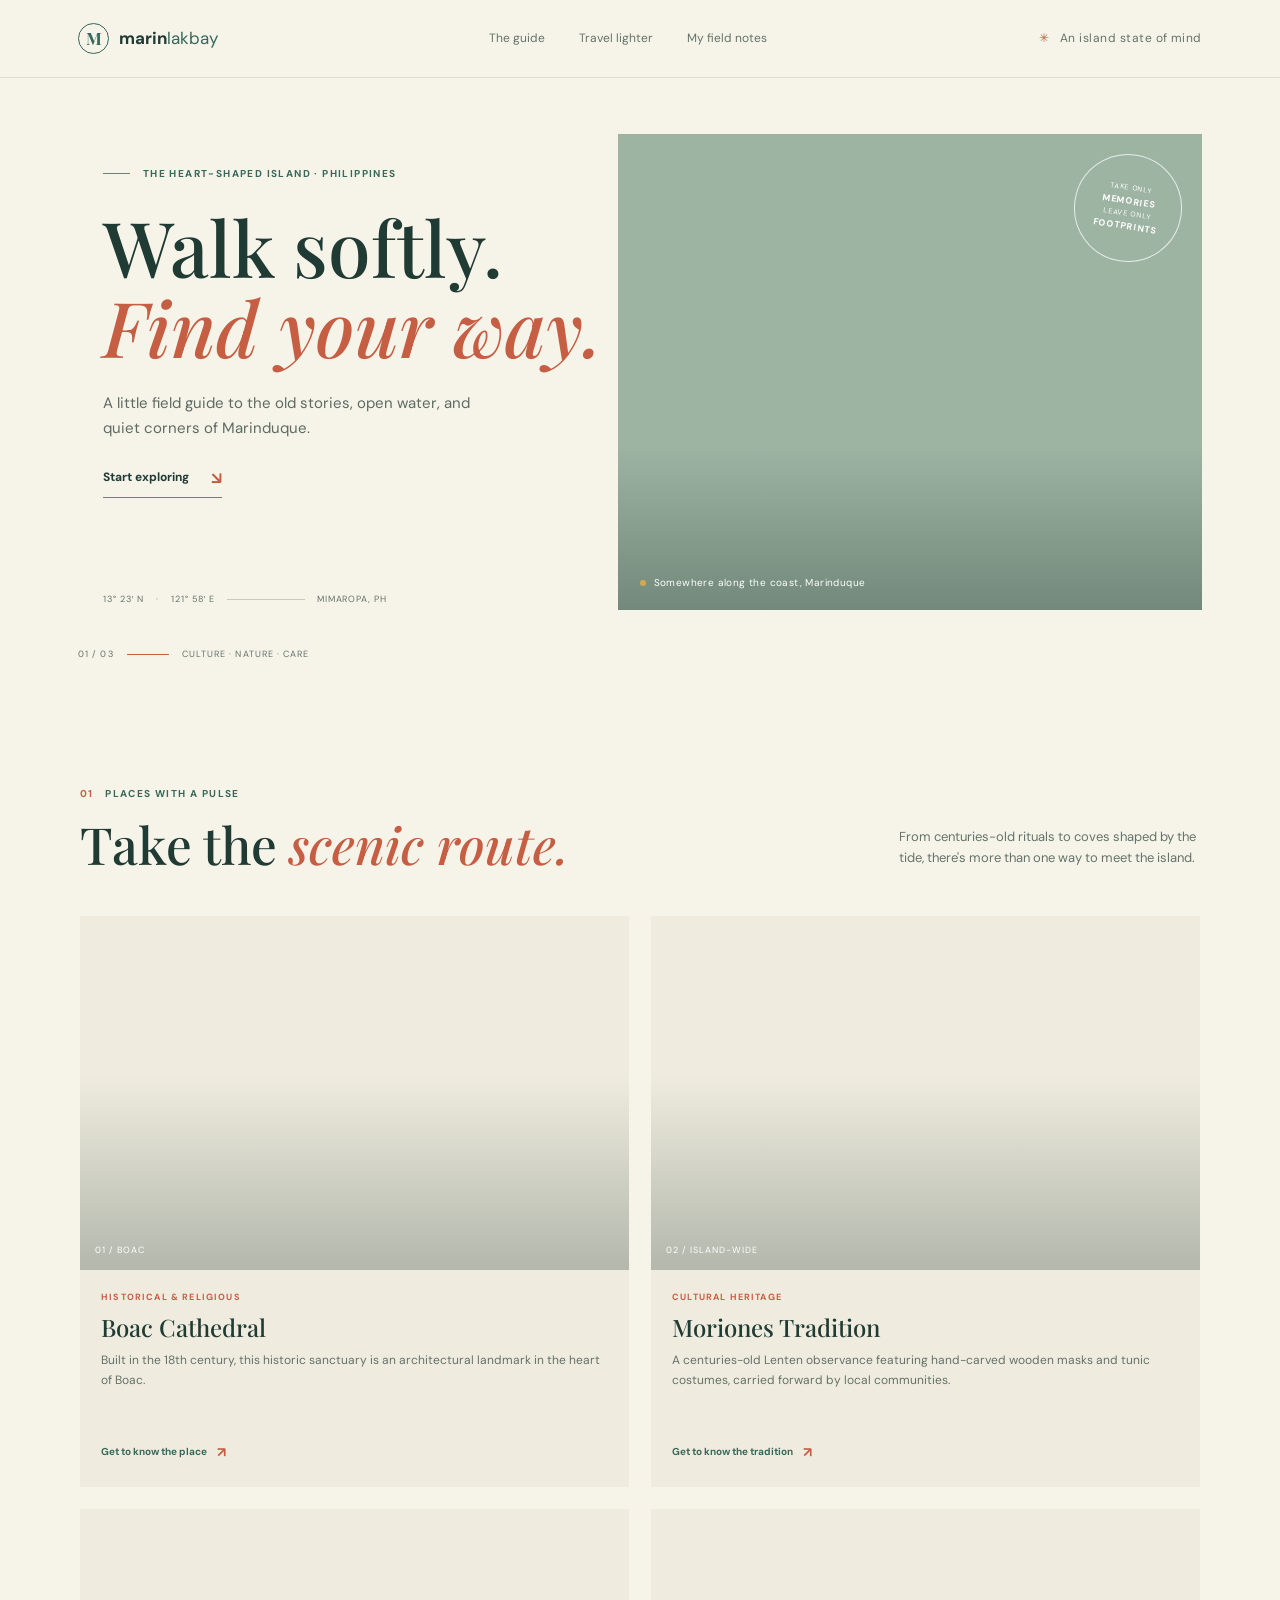
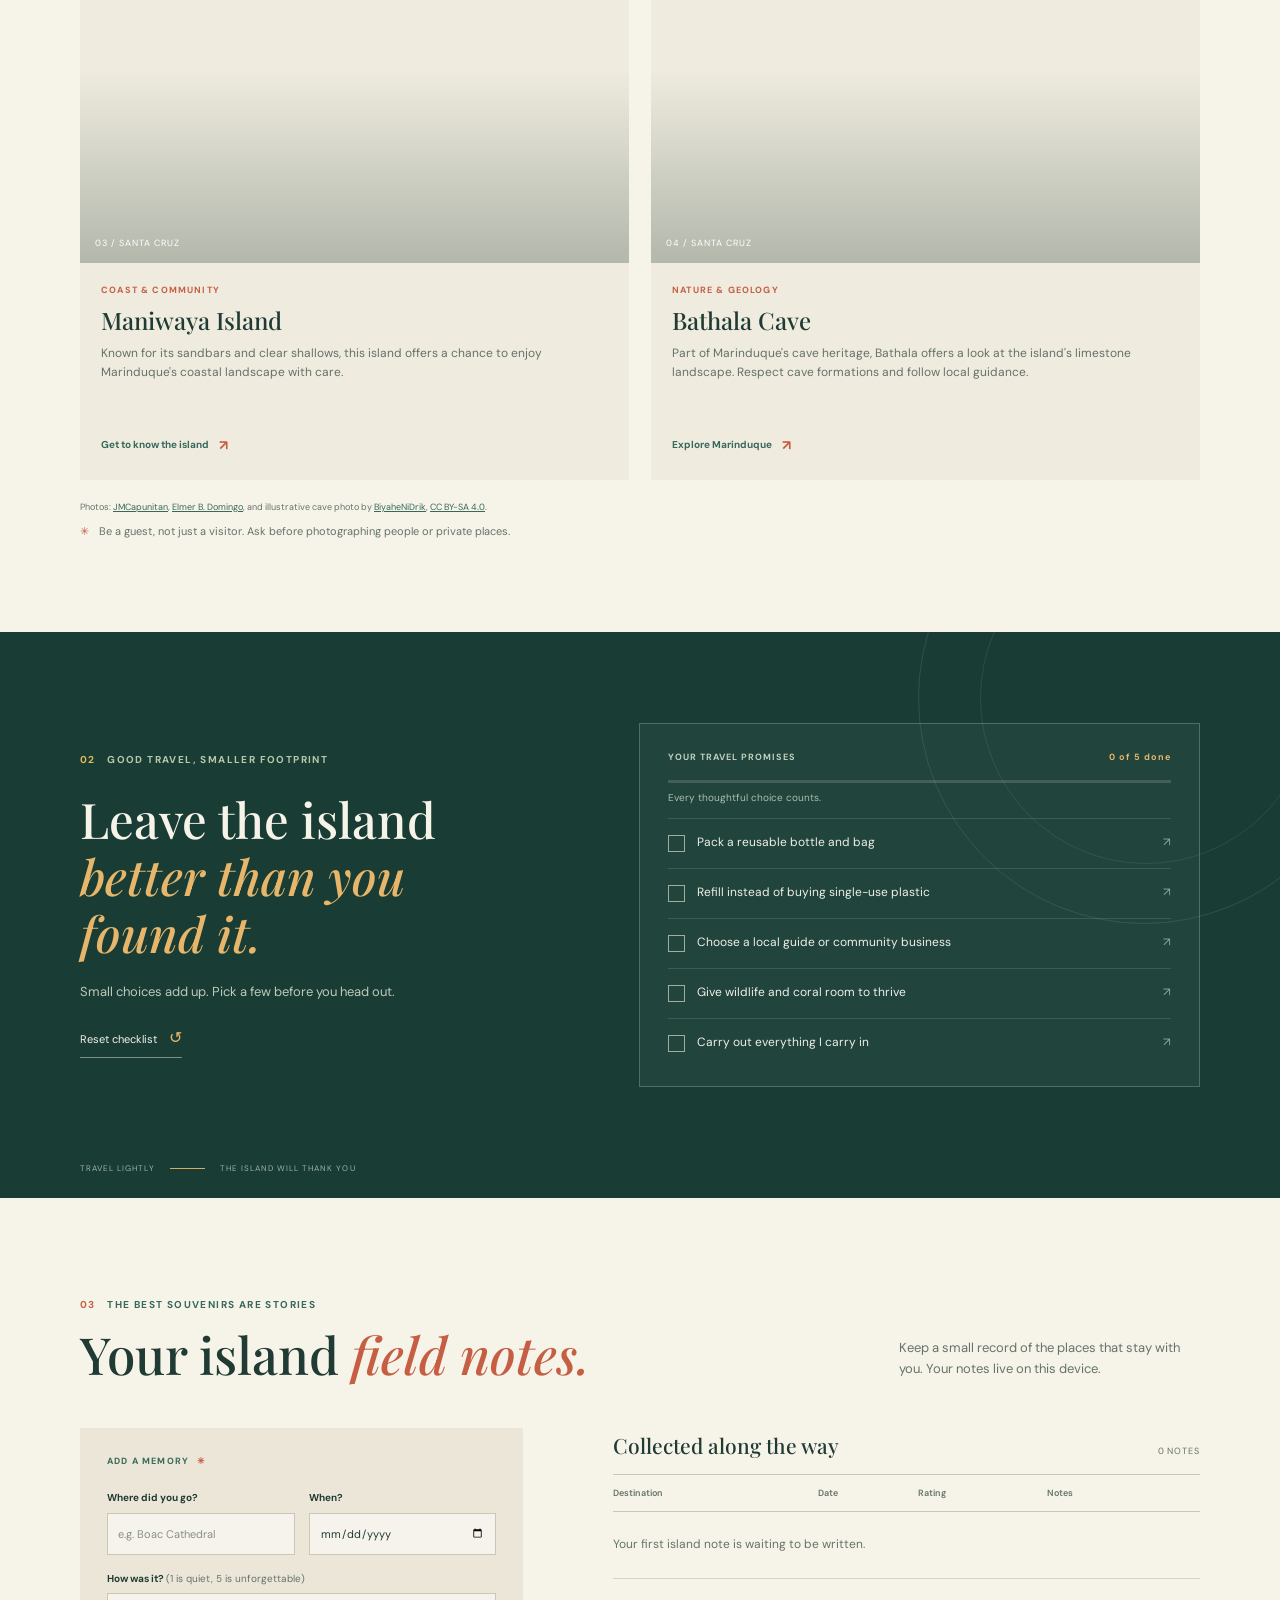
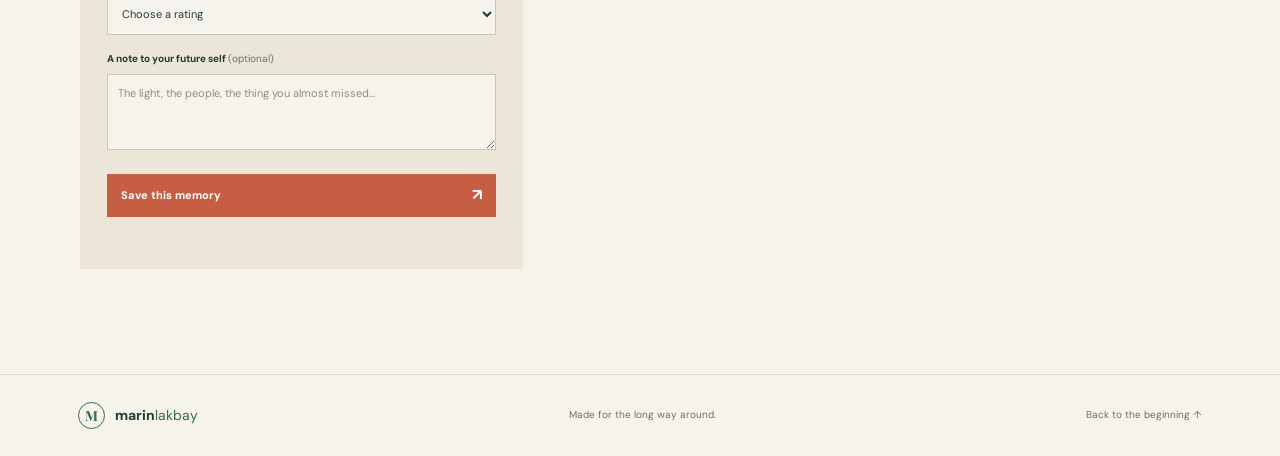
<file: index.html>
<!doctype html>
<html lang="en">
<head>
	<meta charset="utf-8">
	<meta name="viewport" content="width=device-width, initial-scale=1">
	<meta name="theme-color" content="#f6f3e9">
	<meta name="description" content="A thoughtful field guide to the culture, coastlines, and low-impact travel of Marinduque.">
	<title>MarinLakbay — A field guide to Marinduque</title>
	<link rel="preconnect" href="https://fonts.googleapis.com">
	<link rel="preconnect" href="https://fonts.gstatic.com" crossorigin>
	<link href="https://fonts.googleapis.com/css2?family=DM+Sans:wght@400;500;600;700&family=Playfair+Display:wght@500;600;700&display=swap" rel="stylesheet">
	<link rel="stylesheet" href="style.css">
	<script src="script.js" defer></script>
</head>
<body>
	<a class="skip-link" href="#main">Skip to content</a>
	<header class="site-header">
		<a class="wordmark" href="#top" aria-label="MarinLakbay home"><span class="brand-mark" aria-hidden="true">M</span><span>marin<span class="wordmark-light">lakbay</span></span></a>
		<nav aria-label="Main navigation">
			<a href="#guide">The guide</a>
			<a href="#checklist">Travel lighter</a>
			<a href="#journal">My field notes</a>
		</nav>
		<a class="header-note" href="#guide"><span class="tiny-sun" aria-hidden="true">✳</span> An island state of mind</a>
	</header>

	<main id="main">
		<section class="hero" id="top" aria-labelledby="hero-title">
			<div class="hero-copy">
				<p class="eyebrow"><span class="eyebrow-line"></span> The heart-shaped island · Philippines</p>
				<h1 id="hero-title">Walk softly.<br><em>Find your way.</em></h1>
				<p class="hero-intro">A little field guide to the old stories, open water, and quiet corners of Marinduque.</p>
				<a class="text-link" href="#guide">Start exploring <span aria-hidden="true">↘</span></a>
				<div class="hero-index"><span>13° 23′ N</span><span>·</span><span>121° 58′ E</span><span class="index-rule"></span><span>MIMAROPA, PH</span></div>
			</div>
			<div class="hero-image" role="img" aria-label="Aerial view of a tropical island coastline and clear blue water">
				<span class="image-caption"><span class="caption-dot"></span> Somewhere along the coast, Marinduque</span>
				<span class="hero-stamp" aria-hidden="true"><span>TAKE ONLY</span><strong>MEMORIES</strong><span>LEAVE ONLY</span><strong>FOOTPRINTS</strong></span>
			</div>
			<div class="hero-bottom"><span>01 / 03</span><span class="bottom-line"></span><span>Culture · Nature · Care</span></div>
		</section>

		<section class="guide-section section-wrap" id="guide" aria-labelledby="guide-title">
			<div class="section-heading">
				<div><p class="eyebrow"><span class="section-number">01</span> Places with a pulse</p><h2 id="guide-title">Take the <em>scenic route.</em></h2></div>
				<p class="section-aside">From centuries-old rituals to coves shaped by the tide, there's more than one way to meet the island.</p>
			</div>
			<div class="spot-grid">
				<article class="spot-card spot-cathedral">
					<div class="spot-image" role="img" aria-label="Historical marker at Boac Cathedral"><span class="spot-index">01 / BOAC</span></div>
					<div class="spot-content"><p class="spot-category">HISTORICAL &amp; RELIGIOUS</p><h3>Boac Cathedral</h3><p>Built in the 18th century, this historic sanctuary is an architectural landmark in the heart of Boac.</p><a href="https://en.wikipedia.org/wiki/Boac_Cathedral" target="_blank" rel="noreferrer" aria-label="Learn more about Boac Cathedral (opens in a new tab)">Get to know the place <span aria-hidden="true">↗</span></a></div>
				</article>
				<article class="spot-card spot-moriones">
					<div class="spot-image" role="img" aria-label="Moriones participant wearing a carved mask and traditional costume"><span class="spot-index">02 / ISLAND-WIDE</span></div>
					<div class="spot-content"><p class="spot-category">CULTURAL HERITAGE</p><h3>Moriones Tradition</h3><p>A centuries-old Lenten observance featuring hand-carved wooden masks and tunic costumes, carried forward by local communities.</p><a href="https://en.wikipedia.org/wiki/Moriones_Festival" target="_blank" rel="noreferrer" aria-label="Learn more about the Moriones tradition (opens in a new tab)">Get to know the tradition <span aria-hidden="true">↗</span></a></div>
				</article>
				<article class="spot-card spot-maniwaya">
					<div class="spot-image" role="img" aria-label="Quiet tropical beach with turquoise water and palm trees"><span class="spot-index">03 / SANTA CRUZ</span></div>
					<div class="spot-content"><p class="spot-category">COAST &amp; COMMUNITY</p><h3>Maniwaya Island</h3><p>Known for its sandbars and clear shallows, this island offers a chance to enjoy Marinduque's coastal landscape with care.</p><a href="https://en.wikipedia.org/wiki/Maniwaya_Island" target="_blank" rel="noreferrer" aria-label="Learn more about Maniwaya Island (opens in a new tab)">Get to know the island <span aria-hidden="true">↗</span></a></div>
				</article>
				<article class="spot-card spot-bathala">
					<div class="spot-image" role="img" aria-label="Illustrative cave photograph from Callao Cave in Cagayan, not Bathala Cave"><span class="spot-index">04 / SANTA CRUZ</span></div>
					<div class="spot-content"><p class="spot-category">NATURE &amp; GEOLOGY</p><h3>Bathala Cave</h3><p>Part of Marinduque's cave heritage, Bathala offers a look at the island's limestone landscape. Respect cave formations and follow local guidance.</p><a href="https://en.wikipedia.org/wiki/Marinduque" target="_blank" rel="noreferrer" aria-label="Learn more about Marinduque (opens in a new tab)">Explore Marinduque <span aria-hidden="true">↗</span></a></div>
				</article>
			</div>
			<p class="photo-credit">Photos: <a href="https://commons.wikimedia.org/wiki/File:Simbahan_ng_Boac.jpg" target="_blank" rel="noreferrer">JMCapunitan</a>, <a href="https://commons.wikimedia.org/wiki/File:Moriones_soldier.jpg" target="_blank" rel="noreferrer">Elmer B. Domingo</a>, and illustrative cave photo by <a href="https://commons.wikimedia.org/wiki/File:Callao_Cave,_Penablanca_Cagayan.jpg" target="_blank" rel="noreferrer">BiyaheNiDrik</a>, <a href="https://creativecommons.org/licenses/by-sa/4.0/" target="_blank" rel="noreferrer">CC BY-SA 4.0</a>.</p>
			<p class="guide-footnote"><span aria-hidden="true">✳</span> Be a guest, not just a visitor. Ask before photographing people or private places.</p>
		</section>

		<section class="care-section" id="checklist" aria-labelledby="care-title">
			<div class="care-inner section-wrap">
				<div class="care-copy"><p class="eyebrow"><span class="section-number">02</span> Good travel, smaller footprint</p><h2 id="care-title">Leave the island<br><em>better than you found it.</em></h2><p>Small choices add up. Pick a few before you head out.</p><button class="reset-button" id="reset-checklist" type="button">Reset checklist <span aria-hidden="true">↺</span></button></div>
				<div class="checklist-panel">
					<div class="checklist-top"><span>YOUR TRAVEL PROMISES</span><span id="progress-label" aria-live="polite" aria-atomic="true">0 of 5 done</span></div>
					<div class="progress-track" role="progressbar" aria-label="Eco-travel checklist progress" aria-valuemin="0" aria-valuemax="5" aria-valuenow="0" id="progress-bar"><span id="progress-fill"></span></div>
					<p class="progress-message" id="progress-message" aria-live="polite">Every thoughtful choice counts.</p>
					<ul class="checklist-items">
						<li><label><input type="checkbox" name="eco-task" value="reusables"><span class="custom-check" aria-hidden="true"></span><span>Pack a reusable bottle and bag</span><span class="task-icon" aria-hidden="true">↗</span></label></li>
						<li><label><input type="checkbox" name="eco-task" value="refill"><span class="custom-check" aria-hidden="true"></span><span>Refill instead of buying single-use plastic</span><span class="task-icon" aria-hidden="true">↗</span></label></li>
						<li><label><input type="checkbox" name="eco-task" value="local"><span class="custom-check" aria-hidden="true"></span><span>Choose a local guide or community business</span><span class="task-icon" aria-hidden="true">↗</span></label></li>
						<li><label><input type="checkbox" name="eco-task" value="wildlife"><span class="custom-check" aria-hidden="true"></span><span>Give wildlife and coral room to thrive</span><span class="task-icon" aria-hidden="true">↗</span></label></li>
						<li><label><input type="checkbox" name="eco-task" value="waste"><span class="custom-check" aria-hidden="true"></span><span>Carry out everything I carry in</span><span class="task-icon" aria-hidden="true">↗</span></label></li>
					</ul>
				</div>
			</div>
			<div class="care-bottom section-wrap"><span>TRAVEL LIGHTLY</span><span class="care-bottom-line"></span><span>THE ISLAND WILL THANK YOU</span></div>
		</section>

		<section class="journal-section section-wrap" id="journal" aria-labelledby="journal-title">
			<div class="section-heading journal-heading">
				<div><p class="eyebrow"><span class="section-number">03</span> The best souvenirs are stories</p><h2 id="journal-title">Your island <em>field notes.</em></h2></div>
				<p class="section-aside">Keep a small record of the places that stay with you. Your notes live on this device.</p>
			</div>
			<div class="journal-layout">
				<form class="journal-form" id="visit-form">
					<p class="form-kicker">ADD A MEMORY <span aria-hidden="true">✳</span></p>
					<div class="form-row">
						<div class="field-group"><label for="destination">Where did you go?</label><input id="destination" name="destination" type="text" maxlength="80" placeholder="e.g. Boac Cathedral" required></div>
						<div class="field-group"><label for="visit-date">When?</label><input id="visit-date" name="date" type="date" required></div>
					</div>
					<div class="field-group rating-field"><label for="rating">How was it? <span class="label-note">(1 is quiet, 5 is unforgettable)</span></label><select id="rating" name="rating" required><option value="" disabled selected>Choose a rating</option><option value="1">1 — A moment to remember</option><option value="2">2 — A moment to remember</option><option value="3">3 — A moment to remember</option><option value="4">4 — A moment to remember</option><option value="5">5 — A moment to remember</option></select></div>
					<div class="field-group"><label for="visit-notes">A note to your future self <span class="label-note">(optional)</span></label><textarea id="visit-notes" name="notes" rows="3" maxlength="400" placeholder="The light, the people, the thing you almost missed..."></textarea></div>
					<button class="submit-button" type="submit">Save this memory <span aria-hidden="true">↗</span></button>
					<p class="form-status" id="form-status" aria-live="polite"></p>
				</form>
				<div class="entries-area">
					<div class="entries-header"><h3>Collected along the way</h3><span id="entry-count">0 NOTES</span></div>
					<div class="entries-table-wrap">
						<table class="entries-table">
							<caption class="visually-hidden">Your visited Marinduque spots, dates, ratings, and notes</caption>
							<thead><tr><th scope="col">Destination</th><th scope="col">Date</th><th scope="col">Rating</th><th scope="col">Notes</th><th scope="col"><span class="visually-hidden">Actions</span></th></tr></thead>
							<tbody id="entries-list"><tr><td class="empty-state" colspan="5">Your first island note is waiting to be written.</td></tr></tbody>
						</table>
					</div>
				</div>
			</div>
		</section>
	</main>

	<footer class="site-footer"><a class="wordmark footer-brand" href="#top"><span class="brand-mark" aria-hidden="true">M</span><span>marin<span class="wordmark-light">lakbay</span></span></a><span>Made for the long way around.</span><a href="#top">Back to the beginning ↑</a></footer>
</body>
</html>
</file>
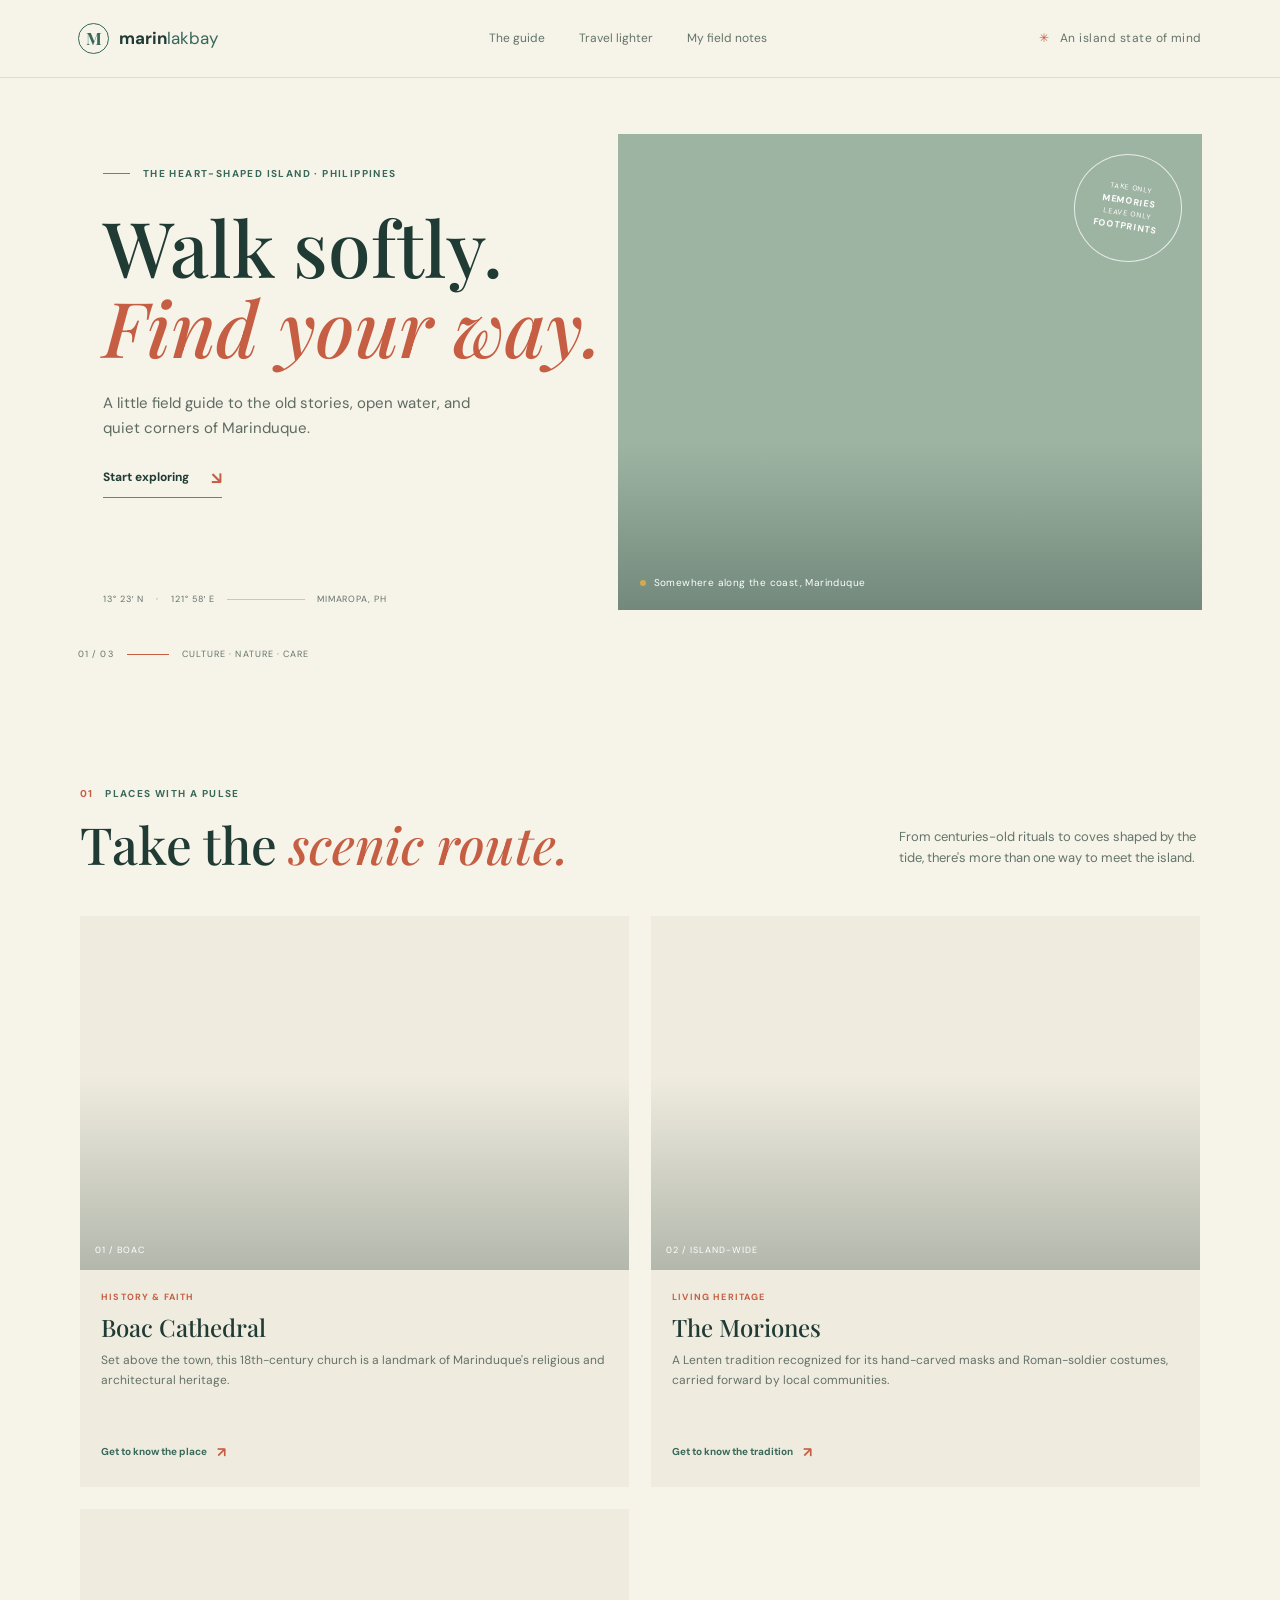
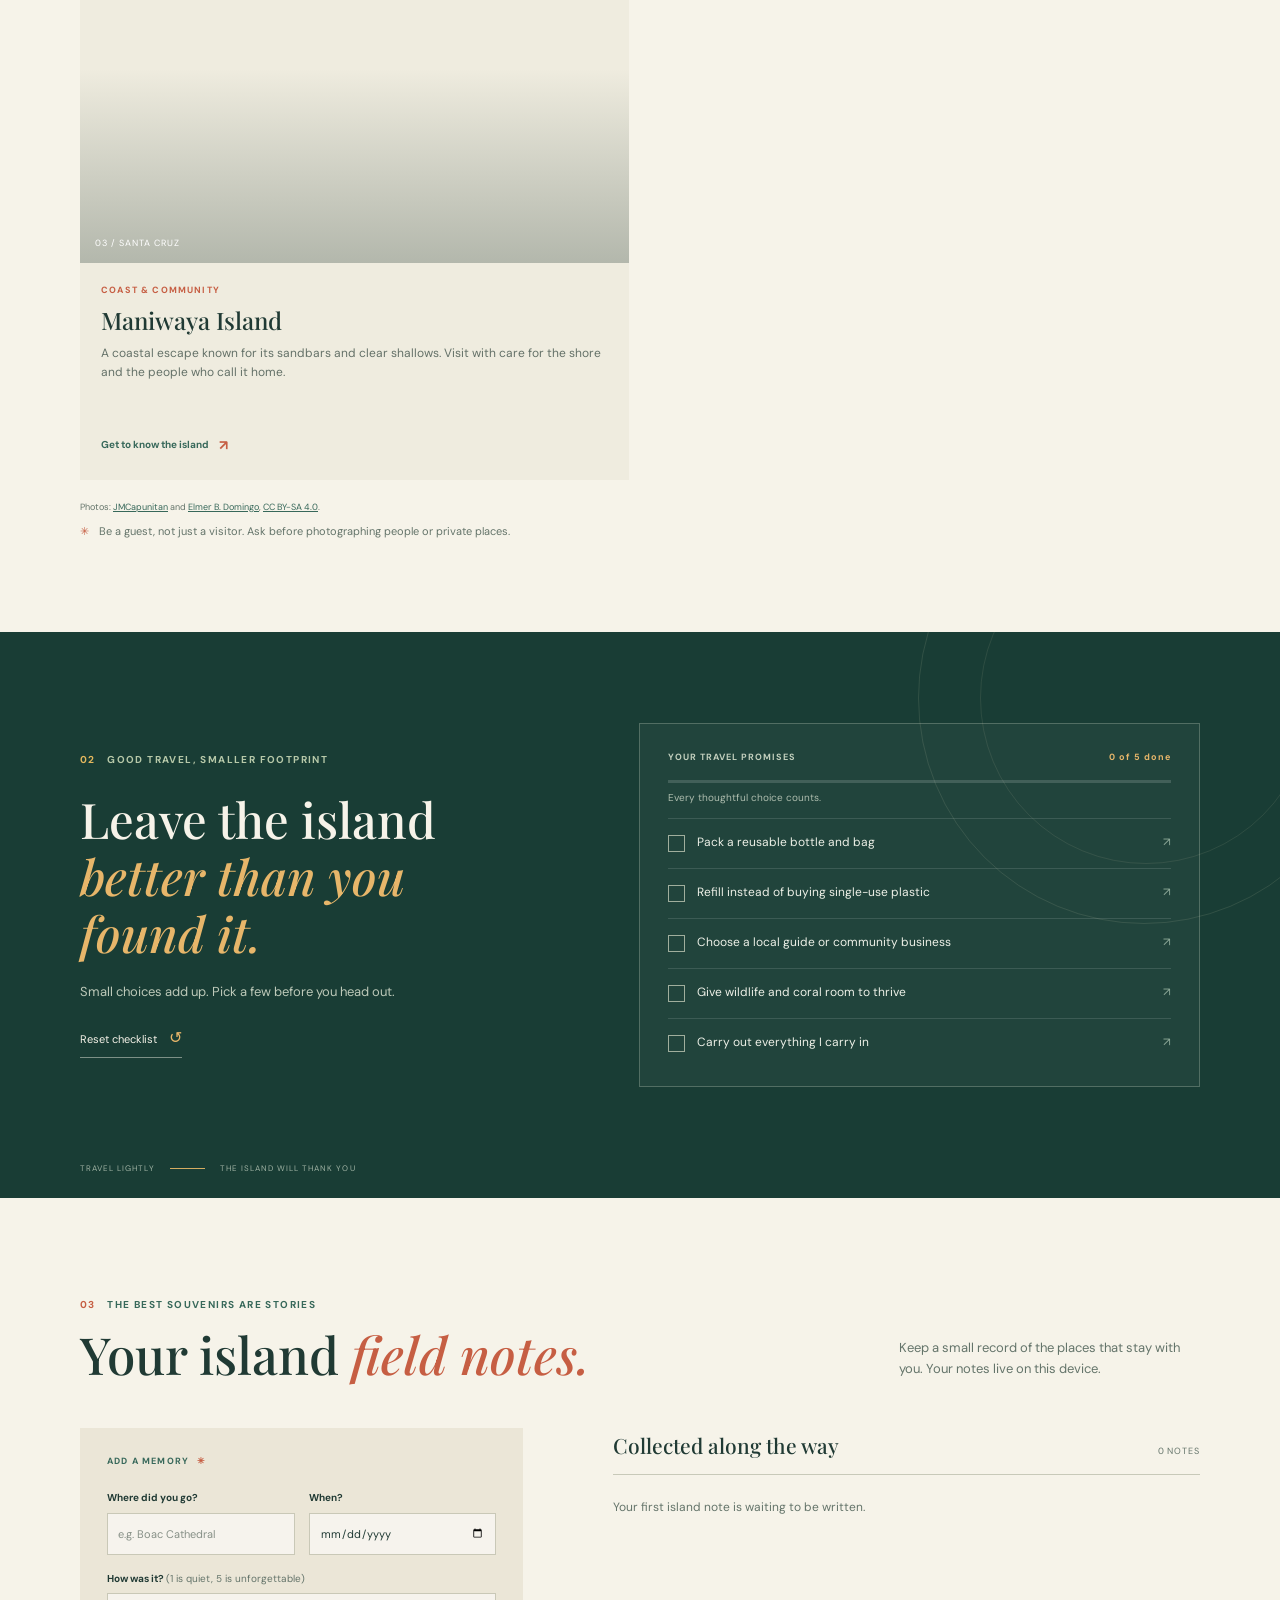
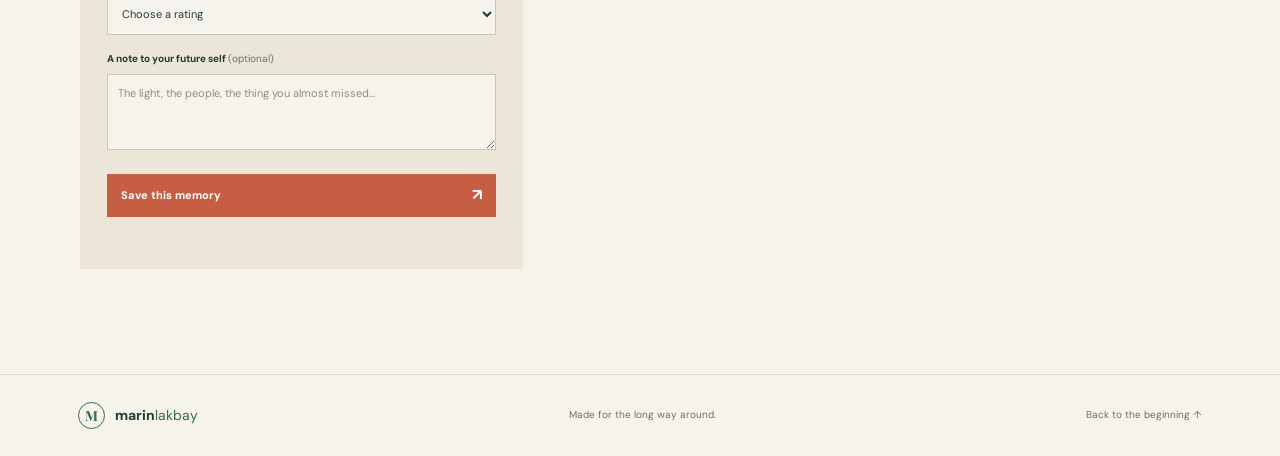
<file: baseline-zero-shot.html>
<!doctype html>
<html lang="en">
<head>
	<meta charset="utf-8">
	<meta name="viewport" content="width=device-width, initial-scale=1">
	<meta name="theme-color" content="#f6f3e9">
	<meta name="description" content="A thoughtful field guide to the culture, coastlines, and low-impact travel of Marinduque.">
	<title>MarinLakbay — A field guide to Marinduque</title>
	<link rel="preconnect" href="https://fonts.googleapis.com">
	<link rel="preconnect" href="https://fonts.gstatic.com" crossorigin>
	<link href="https://fonts.googleapis.com/css2?family=DM+Sans:wght@400;500;600;700&family=Playfair+Display:wght@500;600;700&display=swap" rel="stylesheet">
	<link rel="stylesheet" href="style.css">
	<script src="script.js" defer></script>
</head>
<body>
	<a class="skip-link" href="#main">Skip to content</a>
	<header class="site-header">
		<a class="wordmark" href="#top" aria-label="MarinLakbay home"><span class="brand-mark" aria-hidden="true">M</span><span>marin<span class="wordmark-light">lakbay</span></span></a>
		<nav aria-label="Main navigation">
			<a href="#guide">The guide</a>
			<a href="#checklist">Travel lighter</a>
			<a href="#journal">My field notes</a>
		</nav>
		<a class="header-note" href="#guide"><span class="tiny-sun" aria-hidden="true">✳</span> An island state of mind</a>
	</header>

	<main id="main">
		<section class="hero" id="top" aria-labelledby="hero-title">
			<div class="hero-copy">
				<p class="eyebrow"><span class="eyebrow-line"></span> The heart-shaped island · Philippines</p>
				<h1 id="hero-title">Walk softly.<br><em>Find your way.</em></h1>
				<p class="hero-intro">A little field guide to the old stories, open water, and quiet corners of Marinduque.</p>
				<a class="text-link" href="#guide">Start exploring <span aria-hidden="true">↘</span></a>
				<div class="hero-index"><span>13° 23′ N</span><span>·</span><span>121° 58′ E</span><span class="index-rule"></span><span>MIMAROPA, PH</span></div>
			</div>
			<div class="hero-image" role="img" aria-label="Aerial view of a tropical island coastline and clear blue water">
				<span class="image-caption"><span class="caption-dot"></span> Somewhere along the coast, Marinduque</span>
				<span class="hero-stamp" aria-hidden="true"><span>TAKE ONLY</span><strong>MEMORIES</strong><span>LEAVE ONLY</span><strong>FOOTPRINTS</strong></span>
			</div>
			<div class="hero-bottom"><span>01 / 03</span><span class="bottom-line"></span><span>Culture · Nature · Care</span></div>
		</section>

		<section class="guide-section section-wrap" id="guide" aria-labelledby="guide-title">
			<div class="section-heading">
				<div><p class="eyebrow"><span class="section-number">01</span> Places with a pulse</p><h2 id="guide-title">Take the <em>scenic route.</em></h2></div>
				<p class="section-aside">From centuries-old rituals to coves shaped by the tide, there's more than one way to meet the island.</p>
			</div>
			<div class="spot-grid">
				<article class="spot-card spot-cathedral">
					  <div class="spot-image" role="img" aria-label="Historical marker at Boac Cathedral"><span class="spot-index">01 / BOAC</span></div>
					<div class="spot-content"><p class="spot-category">HISTORY &amp; FAITH</p><h3>Boac Cathedral</h3><p>Set above the town, this 18th-century church is a landmark of Marinduque's religious and architectural heritage.</p><a href="https://en.wikipedia.org/wiki/Boac_Cathedral" target="_blank" rel="noreferrer" aria-label="Learn more about Boac Cathedral (opens in a new tab)">Get to know the place <span aria-hidden="true">↗</span></a></div>
				</article>
				<article class="spot-card spot-moriones">
					<div class="spot-image" role="img" aria-label="Colorful carved festival masks displayed as cultural art"><span class="spot-index">02 / ISLAND-WIDE</span></div>
					<div class="spot-content"><p class="spot-category">LIVING HERITAGE</p><h3>The Moriones</h3><p>A Lenten tradition recognized for its hand-carved masks and Roman-soldier costumes, carried forward by local communities.</p><a href="https://en.wikipedia.org/wiki/Moriones_Festival" target="_blank" rel="noreferrer" aria-label="Learn more about the Moriones tradition (opens in a new tab)">Get to know the tradition <span aria-hidden="true">↗</span></a></div>
				</article>
				<article class="spot-card spot-maniwaya">
					<div class="spot-image" role="img" aria-label="Quiet tropical beach with turquoise water and palm trees"><span class="spot-index">03 / SANTA CRUZ</span></div>
					<div class="spot-content"><p class="spot-category">COAST &amp; COMMUNITY</p><h3>Maniwaya Island</h3><p>A coastal escape known for its sandbars and clear shallows. Visit with care for the shore and the people who call it home.</p><a href="https://en.wikipedia.org/wiki/Maniwaya_Island" target="_blank" rel="noreferrer" aria-label="Learn more about Maniwaya Island (opens in a new tab)">Get to know the island <span aria-hidden="true">↗</span></a></div>
				</article>
			</div>
			<p class="photo-credit">Photos: <a href="https://commons.wikimedia.org/wiki/File:Simbahan_ng_Boac.jpg" target="_blank" rel="noreferrer">JMCapunitan</a> and <a href="https://commons.wikimedia.org/wiki/File:Moriones_soldier.jpg" target="_blank" rel="noreferrer">Elmer B. Domingo</a>, <a href="https://creativecommons.org/licenses/by-sa/4.0/" target="_blank" rel="noreferrer">CC BY-SA 4.0</a>.</p>
			<p class="guide-footnote"><span aria-hidden="true">✳</span> Be a guest, not just a visitor. Ask before photographing people or private places.</p>
		</section>

		<section class="care-section" id="checklist" aria-labelledby="care-title">
			<div class="care-inner section-wrap">
				<div class="care-copy"><p class="eyebrow"><span class="section-number">02</span> Good travel, smaller footprint</p><h2 id="care-title">Leave the island<br><em>better than you found it.</em></h2><p>Small choices add up. Pick a few before you head out.</p><button class="reset-button" id="reset-checklist" type="button">Reset checklist <span aria-hidden="true">↺</span></button></div>
				<div class="checklist-panel">
					<div class="checklist-top"><span>YOUR TRAVEL PROMISES</span><span id="progress-label">0 of 5 done</span></div>
					<div class="progress-track" role="progressbar" aria-label="Eco-travel checklist progress" aria-valuemin="0" aria-valuemax="5" aria-valuenow="0" id="progress-bar"><span id="progress-fill"></span></div>
					<p class="progress-message" id="progress-message" aria-live="polite">Every thoughtful choice counts.</p>
					<ul class="checklist-items">
						<li><label><input type="checkbox" name="eco-task" value="reusables"><span class="custom-check" aria-hidden="true"></span><span>Pack a reusable bottle and bag</span><span class="task-icon" aria-hidden="true">↗</span></label></li>
						<li><label><input type="checkbox" name="eco-task" value="refill"><span class="custom-check" aria-hidden="true"></span><span>Refill instead of buying single-use plastic</span><span class="task-icon" aria-hidden="true">↗</span></label></li>
						<li><label><input type="checkbox" name="eco-task" value="local"><span class="custom-check" aria-hidden="true"></span><span>Choose a local guide or community business</span><span class="task-icon" aria-hidden="true">↗</span></label></li>
						<li><label><input type="checkbox" name="eco-task" value="wildlife"><span class="custom-check" aria-hidden="true"></span><span>Give wildlife and coral room to thrive</span><span class="task-icon" aria-hidden="true">↗</span></label></li>
						<li><label><input type="checkbox" name="eco-task" value="waste"><span class="custom-check" aria-hidden="true"></span><span>Carry out everything I carry in</span><span class="task-icon" aria-hidden="true">↗</span></label></li>
					</ul>
				</div>
			</div>
			<div class="care-bottom section-wrap"><span>TRAVEL LIGHTLY</span><span class="care-bottom-line"></span><span>THE ISLAND WILL THANK YOU</span></div>
		</section>

		<section class="journal-section section-wrap" id="journal" aria-labelledby="journal-title">
			<div class="section-heading journal-heading">
				<div><p class="eyebrow"><span class="section-number">03</span> The best souvenirs are stories</p><h2 id="journal-title">Your island <em>field notes.</em></h2></div>
				<p class="section-aside">Keep a small record of the places that stay with you. Your notes live on this device.</p>
			</div>
			<div class="journal-layout">
				<form class="journal-form" id="visit-form">
					<p class="form-kicker">ADD A MEMORY <span aria-hidden="true">✳</span></p>
					<div class="form-row">
						<div class="field-group"><label for="destination">Where did you go?</label><input id="destination" name="destination" type="text" maxlength="80" placeholder="e.g. Boac Cathedral" required></div>
						<div class="field-group"><label for="visit-date">When?</label><input id="visit-date" name="date" type="date" required></div>
					</div>
					<div class="field-group rating-field"><label for="rating">How was it? <span class="label-note">(1 is quiet, 5 is unforgettable)</span></label><select id="rating" name="rating" required><option value="" disabled selected>Choose a rating</option><option value="1">1 — A moment to remember</option><option value="2">2 — A moment to remember</option><option value="3">3 — A moment to remember</option><option value="4">4 — A moment to remember</option><option value="5">5 — A moment to remember</option></select></div>
					<div class="field-group"><label for="visit-notes">A note to your future self <span class="label-note">(optional)</span></label><textarea id="visit-notes" name="notes" rows="3" maxlength="400" placeholder="The light, the people, the thing you almost missed..."></textarea></div>
					<button class="submit-button" type="submit">Save this memory <span aria-hidden="true">↗</span></button>
					<p class="form-status" id="form-status" aria-live="polite"></p>
				</form>
				<div class="entries-area"><div class="entries-header"><h3>Collected along the way</h3><span id="entry-count">0 NOTES</span></div><div id="entries-list" class="entries-list"><p class="empty-state">Your first island note is waiting to be written.</p></div></div>
			</div>
		</section>
	</main>

	<footer class="site-footer"><a class="wordmark footer-brand" href="#top"><span class="brand-mark" aria-hidden="true">M</span><span>marin<span class="wordmark-light">lakbay</span></span></a><span>Made for the long way around.</span><a href="#top">Back to the beginning ↑</a></footer>
</body>
</html>
</file>
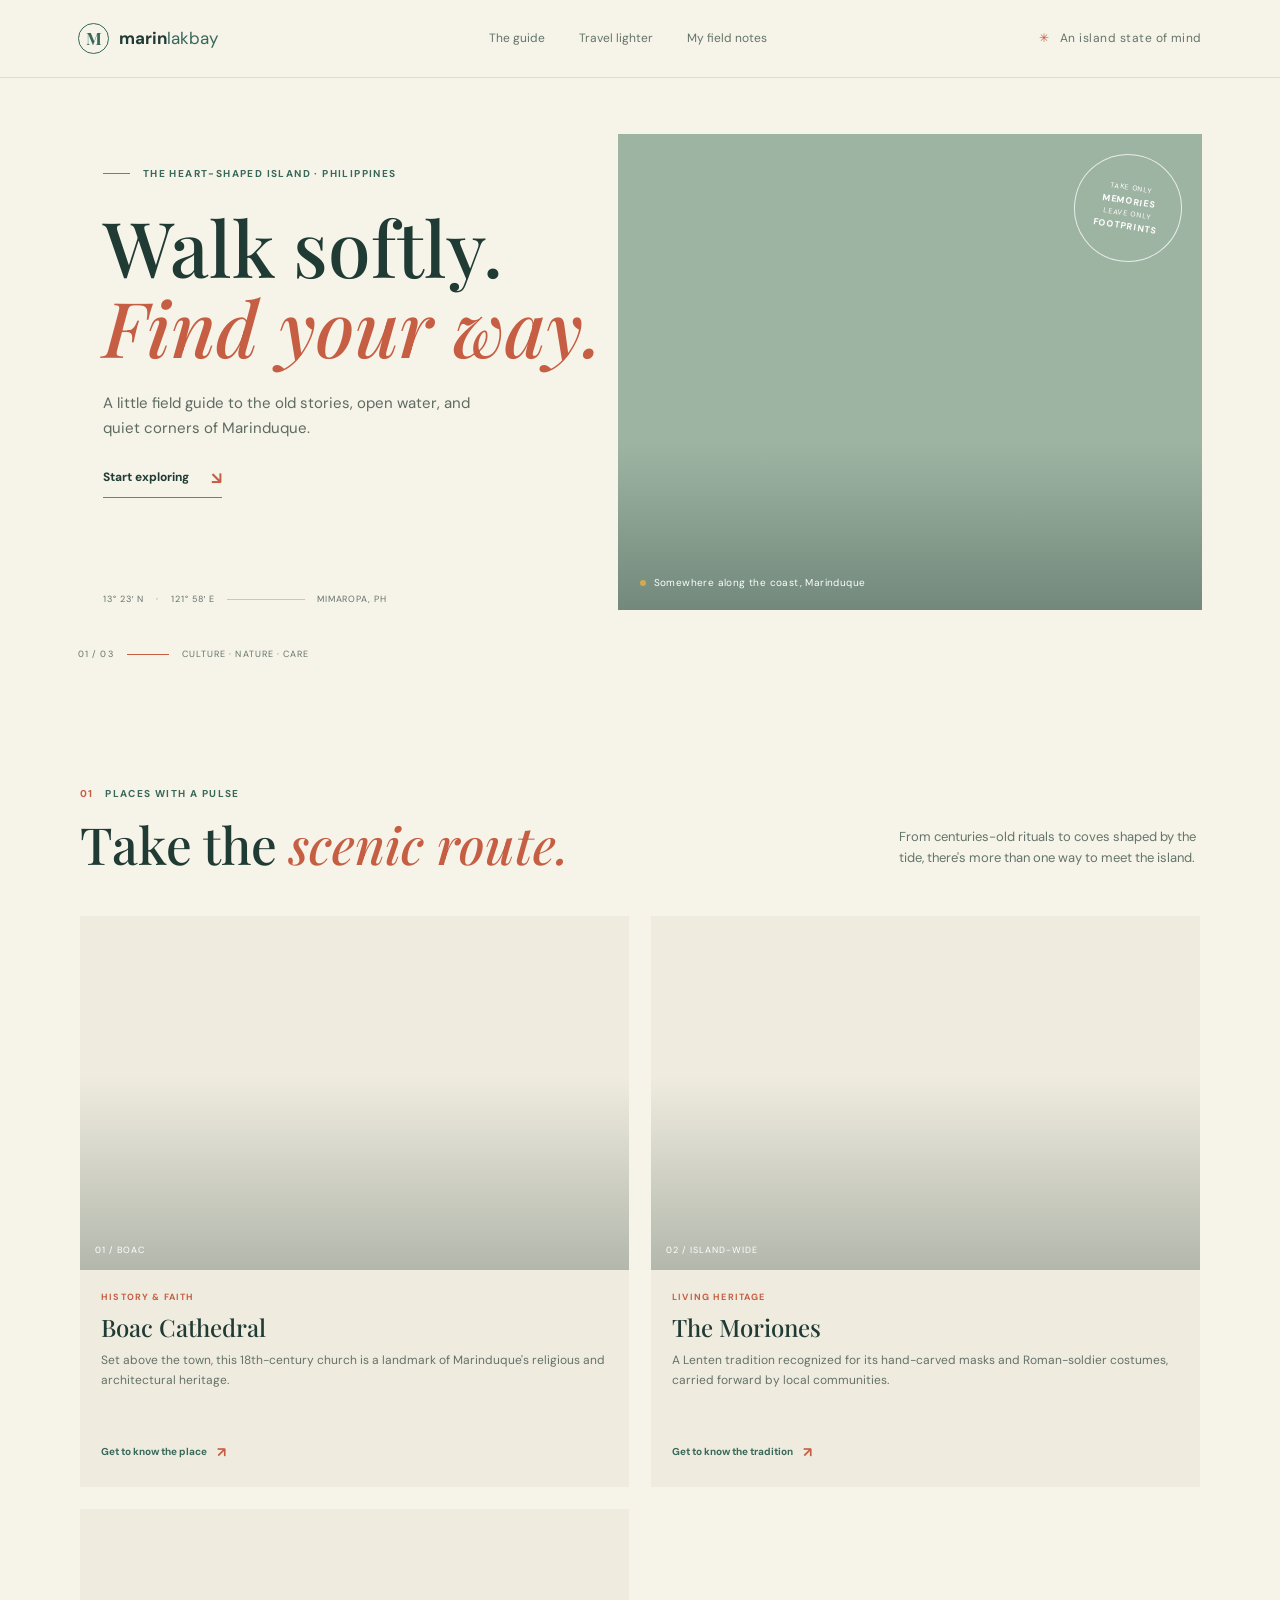
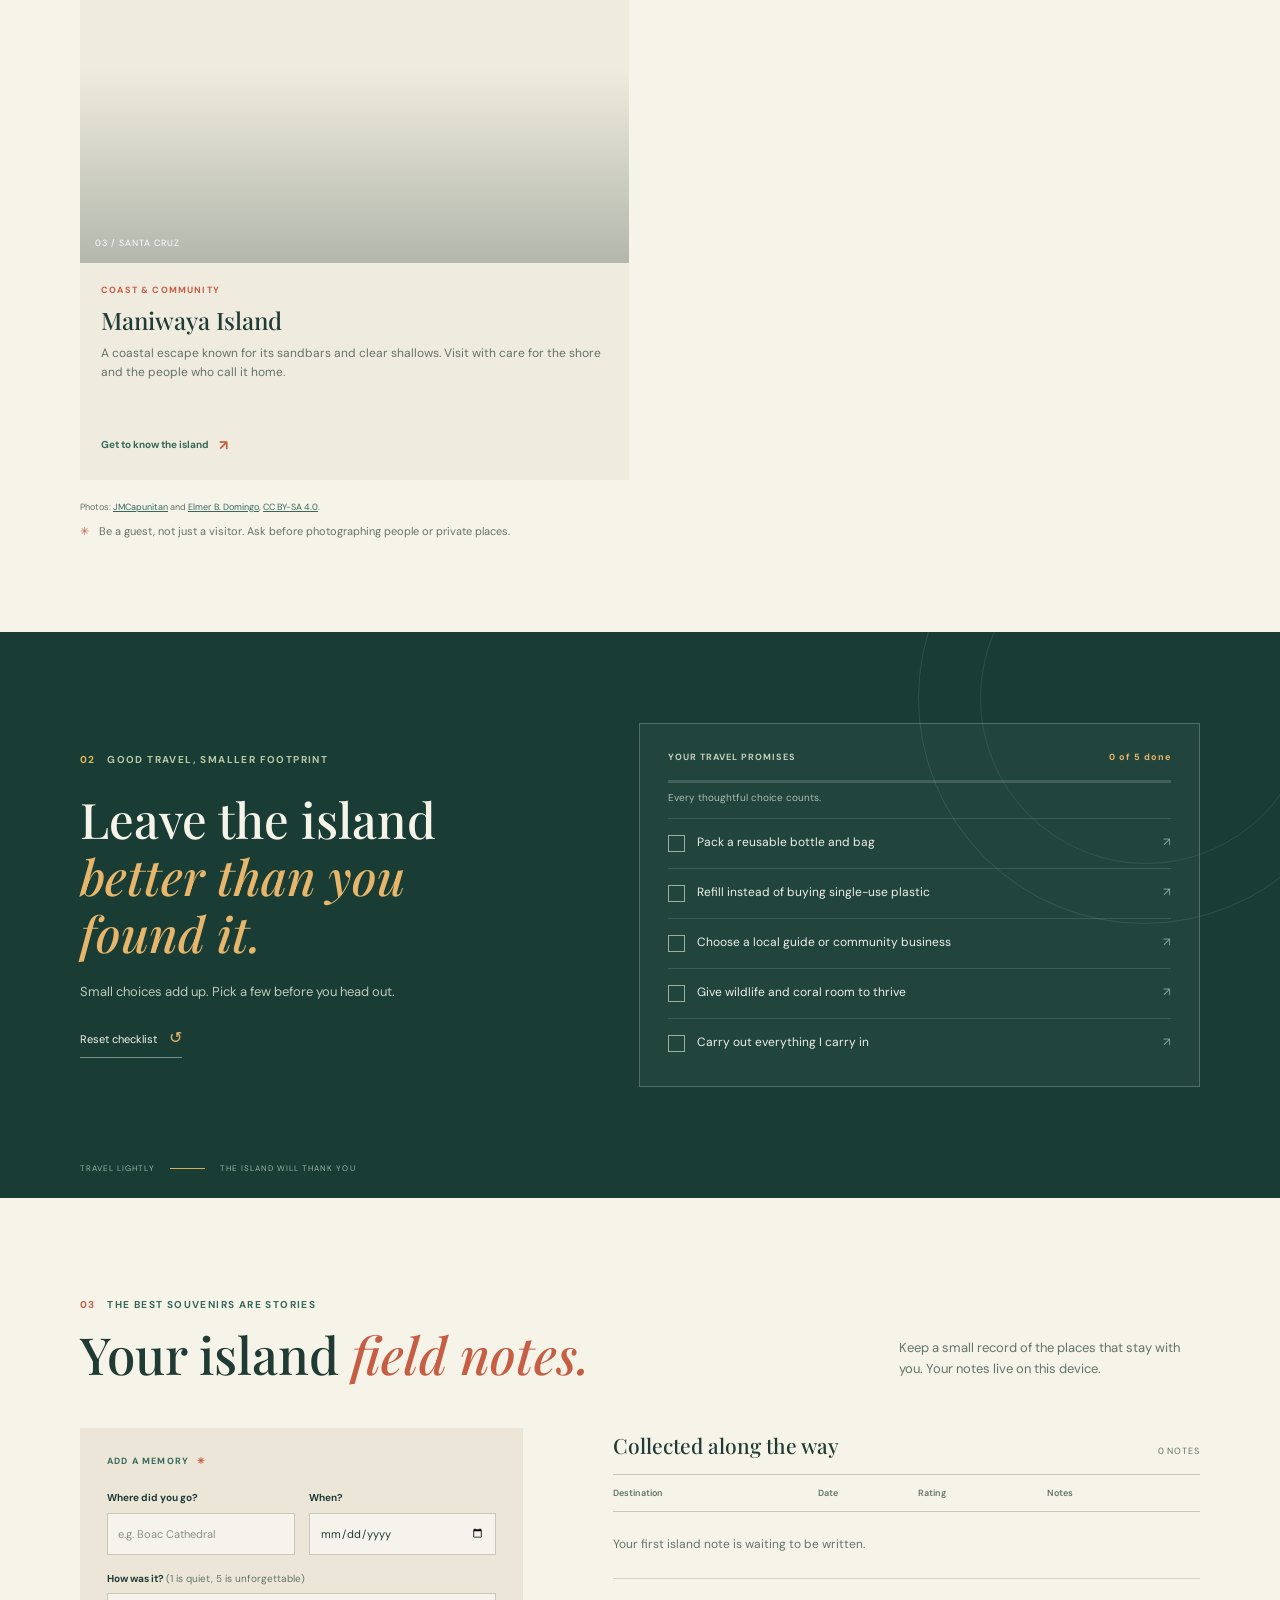
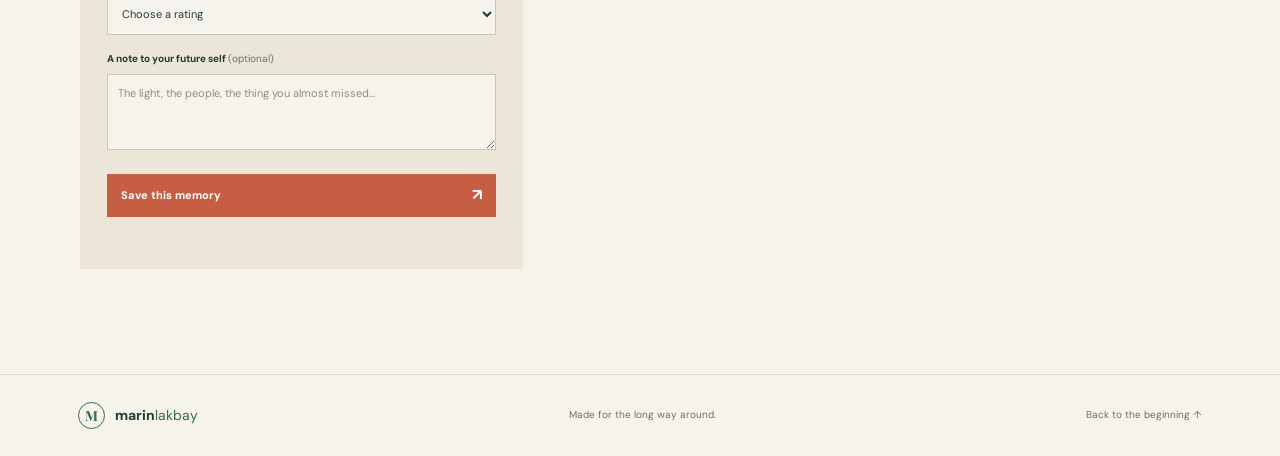
<file: structured-prompt-v1.html>
<!doctype html>
<html lang="en">
<head>
	<meta charset="utf-8">
	<meta name="viewport" content="width=device-width, initial-scale=1">
	<meta name="theme-color" content="#f6f3e9">
	<meta name="description" content="A thoughtful field guide to the culture, coastlines, and low-impact travel of Marinduque.">
	<title>MarinLakbay — A field guide to Marinduque</title>
	<link rel="preconnect" href="https://fonts.googleapis.com">
	<link rel="preconnect" href="https://fonts.gstatic.com" crossorigin>
	<link href="https://fonts.googleapis.com/css2?family=DM+Sans:wght@400;500;600;700&family=Playfair+Display:wght@500;600;700&display=swap" rel="stylesheet">
	<link rel="stylesheet" href="style.css">
	<script src="script.js" defer></script>
</head>
<body>
	<a class="skip-link" href="#main">Skip to content</a>
	<header class="site-header">
		<a class="wordmark" href="#top" aria-label="MarinLakbay home"><span class="brand-mark" aria-hidden="true">M</span><span>marin<span class="wordmark-light">lakbay</span></span></a>
		<nav aria-label="Main navigation">
			<a href="#guide">The guide</a>
			<a href="#checklist">Travel lighter</a>
			<a href="#journal">My field notes</a>
		</nav>
		<a class="header-note" href="#guide"><span class="tiny-sun" aria-hidden="true">✳</span> An island state of mind</a>
	</header>

	<main id="main">
		<section class="hero" id="top" aria-labelledby="hero-title">
			<div class="hero-copy">
				<p class="eyebrow"><span class="eyebrow-line"></span> The heart-shaped island · Philippines</p>
				<h1 id="hero-title">Walk softly.<br><em>Find your way.</em></h1>
				<p class="hero-intro">A little field guide to the old stories, open water, and quiet corners of Marinduque.</p>
				<a class="text-link" href="#guide">Start exploring <span aria-hidden="true">↘</span></a>
				<div class="hero-index"><span>13° 23′ N</span><span>·</span><span>121° 58′ E</span><span class="index-rule"></span><span>MIMAROPA, PH</span></div>
			</div>
			<div class="hero-image" role="img" aria-label="Aerial view of a tropical island coastline and clear blue water">
				<span class="image-caption"><span class="caption-dot"></span> Somewhere along the coast, Marinduque</span>
				<span class="hero-stamp" aria-hidden="true"><span>TAKE ONLY</span><strong>MEMORIES</strong><span>LEAVE ONLY</span><strong>FOOTPRINTS</strong></span>
			</div>
			<div class="hero-bottom"><span>01 / 03</span><span class="bottom-line"></span><span>Culture · Nature · Care</span></div>
		</section>

		<section class="guide-section section-wrap" id="guide" aria-labelledby="guide-title">
			<div class="section-heading">
				<div><p class="eyebrow"><span class="section-number">01</span> Places with a pulse</p><h2 id="guide-title">Take the <em>scenic route.</em></h2></div>
				<p class="section-aside">From centuries-old rituals to coves shaped by the tide, there's more than one way to meet the island.</p>
			</div>
			<div class="spot-grid">
				<article class="spot-card spot-cathedral">
					  <div class="spot-image" role="img" aria-label="Historical marker at Boac Cathedral"><span class="spot-index">01 / BOAC</span></div>
					<div class="spot-content"><p class="spot-category">HISTORY &amp; FAITH</p><h3>Boac Cathedral</h3><p>Set above the town, this 18th-century church is a landmark of Marinduque's religious and architectural heritage.</p><a href="https://en.wikipedia.org/wiki/Boac_Cathedral" target="_blank" rel="noreferrer" aria-label="Learn more about Boac Cathedral (opens in a new tab)">Get to know the place <span aria-hidden="true">↗</span></a></div>
				</article>
				<article class="spot-card spot-moriones">
					<div class="spot-image" role="img" aria-label="Colorful carved festival masks displayed as cultural art"><span class="spot-index">02 / ISLAND-WIDE</span></div>
					<div class="spot-content"><p class="spot-category">LIVING HERITAGE</p><h3>The Moriones</h3><p>A Lenten tradition recognized for its hand-carved masks and Roman-soldier costumes, carried forward by local communities.</p><a href="https://en.wikipedia.org/wiki/Moriones_Festival" target="_blank" rel="noreferrer" aria-label="Learn more about the Moriones tradition (opens in a new tab)">Get to know the tradition <span aria-hidden="true">↗</span></a></div>
				</article>
				<article class="spot-card spot-maniwaya">
					<div class="spot-image" role="img" aria-label="Quiet tropical beach with turquoise water and palm trees"><span class="spot-index">03 / SANTA CRUZ</span></div>
					<div class="spot-content"><p class="spot-category">COAST &amp; COMMUNITY</p><h3>Maniwaya Island</h3><p>A coastal escape known for its sandbars and clear shallows. Visit with care for the shore and the people who call it home.</p><a href="https://en.wikipedia.org/wiki/Maniwaya_Island" target="_blank" rel="noreferrer" aria-label="Learn more about Maniwaya Island (opens in a new tab)">Get to know the island <span aria-hidden="true">↗</span></a></div>
				</article>
			</div>
			<p class="photo-credit">Photos: <a href="https://commons.wikimedia.org/wiki/File:Simbahan_ng_Boac.jpg" target="_blank" rel="noreferrer">JMCapunitan</a> and <a href="https://commons.wikimedia.org/wiki/File:Moriones_soldier.jpg" target="_blank" rel="noreferrer">Elmer B. Domingo</a>, <a href="https://creativecommons.org/licenses/by-sa/4.0/" target="_blank" rel="noreferrer">CC BY-SA 4.0</a>.</p>
			<p class="guide-footnote"><span aria-hidden="true">✳</span> Be a guest, not just a visitor. Ask before photographing people or private places.</p>
		</section>

		<section class="care-section" id="checklist" aria-labelledby="care-title">
			<div class="care-inner section-wrap">
				<div class="care-copy"><p class="eyebrow"><span class="section-number">02</span> Good travel, smaller footprint</p><h2 id="care-title">Leave the island<br><em>better than you found it.</em></h2><p>Small choices add up. Pick a few before you head out.</p><button class="reset-button" id="reset-checklist" type="button">Reset checklist <span aria-hidden="true">↺</span></button></div>
				<div class="checklist-panel">
					<div class="checklist-top"><span>YOUR TRAVEL PROMISES</span><span id="progress-label">0 of 5 done</span></div>
					<div class="progress-track" role="progressbar" aria-label="Eco-travel checklist progress" aria-valuemin="0" aria-valuemax="5" aria-valuenow="0" id="progress-bar"><span id="progress-fill"></span></div>
					<p class="progress-message" id="progress-message" aria-live="polite">Every thoughtful choice counts.</p>
					<ul class="checklist-items">
						<li><label><input type="checkbox" name="eco-task" value="reusables"><span class="custom-check" aria-hidden="true"></span><span>Pack a reusable bottle and bag</span><span class="task-icon" aria-hidden="true">↗</span></label></li>
						<li><label><input type="checkbox" name="eco-task" value="refill"><span class="custom-check" aria-hidden="true"></span><span>Refill instead of buying single-use plastic</span><span class="task-icon" aria-hidden="true">↗</span></label></li>
						<li><label><input type="checkbox" name="eco-task" value="local"><span class="custom-check" aria-hidden="true"></span><span>Choose a local guide or community business</span><span class="task-icon" aria-hidden="true">↗</span></label></li>
						<li><label><input type="checkbox" name="eco-task" value="wildlife"><span class="custom-check" aria-hidden="true"></span><span>Give wildlife and coral room to thrive</span><span class="task-icon" aria-hidden="true">↗</span></label></li>
						<li><label><input type="checkbox" name="eco-task" value="waste"><span class="custom-check" aria-hidden="true"></span><span>Carry out everything I carry in</span><span class="task-icon" aria-hidden="true">↗</span></label></li>
					</ul>
				</div>
			</div>
			<div class="care-bottom section-wrap"><span>TRAVEL LIGHTLY</span><span class="care-bottom-line"></span><span>THE ISLAND WILL THANK YOU</span></div>
		</section>

		<section class="journal-section section-wrap" id="journal" aria-labelledby="journal-title">
			<div class="section-heading journal-heading">
				<div><p class="eyebrow"><span class="section-number">03</span> The best souvenirs are stories</p><h2 id="journal-title">Your island <em>field notes.</em></h2></div>
				<p class="section-aside">Keep a small record of the places that stay with you. Your notes live on this device.</p>
			</div>
			<div class="journal-layout">
				<form class="journal-form" id="visit-form">
					<p class="form-kicker">ADD A MEMORY <span aria-hidden="true">✳</span></p>
					<div class="form-row">
						<div class="field-group"><label for="destination">Where did you go?</label><input id="destination" name="destination" type="text" maxlength="80" placeholder="e.g. Boac Cathedral" required></div>
						<div class="field-group"><label for="visit-date">When?</label><input id="visit-date" name="date" type="date" required></div>
					</div>
					<div class="field-group rating-field"><label for="rating">How was it? <span class="label-note">(1 is quiet, 5 is unforgettable)</span></label><select id="rating" name="rating" required><option value="" disabled selected>Choose a rating</option><option value="1">1 — A moment to remember</option><option value="2">2 — A moment to remember</option><option value="3">3 — A moment to remember</option><option value="4">4 — A moment to remember</option><option value="5">5 — A moment to remember</option></select></div>
					<div class="field-group"><label for="visit-notes">A note to your future self <span class="label-note">(optional)</span></label><textarea id="visit-notes" name="notes" rows="3" maxlength="400" placeholder="The light, the people, the thing you almost missed..."></textarea></div>
					<button class="submit-button" type="submit">Save this memory <span aria-hidden="true">↗</span></button>
					<p class="form-status" id="form-status" aria-live="polite"></p>
				</form>
				<div class="entries-area">
					<div class="entries-header"><h3>Collected along the way</h3><span id="entry-count">0 NOTES</span></div>
					<div class="entries-table-wrap">
						<table class="entries-table">
							<caption class="visually-hidden">Your visited Marinduque spots, dates, ratings, and notes</caption>
							<thead><tr><th scope="col">Destination</th><th scope="col">Date</th><th scope="col">Rating</th><th scope="col">Notes</th><th scope="col"><span class="visually-hidden">Actions</span></th></tr></thead>
							<tbody id="entries-list"><tr><td class="empty-state" colspan="5">Your first island note is waiting to be written.</td></tr></tbody>
						</table>
					</div>
				</div>
			</div>
		</section>
	</main>

	<footer class="site-footer"><a class="wordmark footer-brand" href="#top"><span class="brand-mark" aria-hidden="true">M</span><span>marin<span class="wordmark-light">lakbay</span></span></a><span>Made for the long way around.</span><a href="#top">Back to the beginning ↑</a></footer>
</body>
</html>
</file>
<file: style.css>
:root {
	color-scheme: light;
	--paper: #f6f3e9;
	--paper-deep: #ebe6d7;
	--ink: #203a34;
	--muted: #64746a;
	--green: #37685a;
	--green-dark: #193d35;
	--coral: #c65e43;
	--gold: #d3a94f;
	--serif: "Playfair Display", Georgia, serif;
	--sans: "DM Sans", "Segoe UI", sans-serif;
}

* { box-sizing: border-box; }
html { scroll-behavior: smooth; scroll-padding-top: 84px; }
body { margin: 0; background: var(--paper); color: var(--ink); font-family: var(--sans); font-size: 15px; line-height: 1.65; }
a { color: inherit; }
button, input, select, textarea { font: inherit; }
button, a, input, select, textarea { -webkit-tap-highlight-color: transparent; }
:focus-visible { outline: 3px solid var(--coral); outline-offset: 4px; }
.skip-link { position: absolute; z-index: 20; top: 8px; left: 8px; padding: 8px 12px; transform: translateY(-150%); background: white; }
.skip-link:focus { transform: translateY(0); }
.site-header { height: 78px; padding: 0 6.1%; display: flex; align-items: center; justify-content: space-between; border-bottom: 1px solid rgba(32,58,52,.12); }
.wordmark { display: inline-flex; gap: 10px; align-items: center; text-decoration: none; font-size: 17px; font-weight: 700; letter-spacing: 0; }
.brand-mark { width: 31px; height: 31px; display: grid; place-items: center; border: 1px solid var(--green); border-radius: 50%; color: var(--green); font-family: var(--serif); font-size: 17px; }
.wordmark-light { color: var(--green); font-weight: 400; }
.site-header nav { display: flex; gap: 34px; align-items: center; }
.site-header nav a, .header-note { color: var(--muted); font-size: 12px; text-decoration: none; transition: color .2s ease; }
.site-header nav a:hover, .header-note:hover { color: var(--coral); }
.header-note { letter-spacing: .04em; }
.tiny-sun { margin-right: 7px; color: var(--coral); }
.hero { position: relative; min-height: 610px; display: grid; grid-template-columns: 48% 52%; padding: 56px 6.1% 78px; }
.hero-copy { position: relative; z-index: 1; padding: 32px 0 0 4.7%; }
.eyebrow { margin: 0 0 23px; color: var(--green); font-size: 10px; font-weight: 700; letter-spacing: .14em; text-transform: uppercase; }
.eyebrow-line { display: inline-block; width: 27px; height: 1px; margin: 0 9px 3px 0; background: var(--coral); }
h1, h2, h3, p { margin-top: 0; }
h1, h2, h3 { font-family: var(--serif); font-weight: 500; }
.hero h1 { margin-bottom: 24px; font-size: clamp(52px, 6vw, 82px); line-height: 1.05; letter-spacing: 0; }
h1 em, h2 em { color: var(--coral); font-weight: 500; }
.hero-intro { max-width: 370px; margin-bottom: 24px; color: #5d6b61; font-size: 15px; }
.text-link { display: inline-flex; gap: 22px; align-items: center; padding-bottom: 5px; border-bottom: 1px solid var(--coral); color: var(--ink); font-size: 12px; font-weight: 700; text-decoration: none; }
.text-link span { color: var(--coral); font-size: 17px; }
.hero-index { position: absolute; right: 7%; bottom: 3px; left: 4.7%; display: flex; gap: 12px; align-items: center; color: var(--muted); font-size: 9px; letter-spacing: .1em; }
.index-rule { flex: 1; height: 1px; max-width: 78px; background: #c8c9b9; }
.hero-image { position: relative; min-height: 465px; background: #9eb4a3 url("https://images.unsplash.com/photo-1500375592092-40eb2168fd21?auto=format&fit=crop&w=1400&q=85") center 54% / cover; }
.hero-image::after { position: absolute; inset: 0; background: linear-gradient(0deg, rgba(20,45,39,.32), transparent 35%); content: ""; }
.image-caption { position: absolute; z-index: 1; bottom: 19px; left: 22px; display: flex; align-items: center; gap: 8px; color: white; font-size: 10px; letter-spacing: .04em; }
.caption-dot { width: 6px; height: 6px; border-radius: 50%; background: var(--gold); }
.hero-stamp { position: absolute; z-index: 1; top: 20px; right: 20px; width: 108px; height: 108px; display: flex; flex-direction: column; justify-content: center; align-items: center; border: 1px solid rgba(255,255,255,.75); border-radius: 50%; color: white; font-size: 7px; letter-spacing: .11em; line-height: 1.6; transform: rotate(9deg); }
.hero-stamp strong { font-size: 9px; }
.hero-bottom { position: absolute; right: 6.1%; bottom: 26px; left: 6.1%; display: flex; gap: 13px; align-items: center; color: var(--muted); font-size: 9px; letter-spacing: .12em; text-transform: uppercase; }
.bottom-line { width: 42px; height: 1px; background: var(--coral); }
.section-wrap { width: min(1120px, 87.8%); margin: 0 auto; }
.guide-section { padding-top: 98px; padding-bottom: 92px; }
.section-heading { display: flex; justify-content: space-between; gap: 32px; align-items: end; margin-bottom: 42px; }
.section-number { display: inline-block; margin-right: 8px; color: var(--coral); }
.section-heading .eyebrow { margin-bottom: 12px; }
h2 { margin-bottom: 0; font-size: clamp(38px, 4vw, 52px); line-height: 1.16; }
.section-aside { max-width: 300px; margin: 0 1px 5px 0; color: var(--muted); font-size: 13px; }
.spot-grid { display: grid; grid-template-columns: repeat(2, minmax(0, 1fr)); gap: 22px; }
.spot-card { min-width: 0; display: flex; flex-direction: column; background: #efecdf; }
.spot-image { position: relative; aspect-ratio: 1.55; background-position: center; background-size: cover; }
.spot-image::after { position: absolute; inset: 0; background: linear-gradient(0deg, rgba(24,47,40,.28), transparent 55%); content: ""; }
.spot-index { position: absolute; z-index: 1; bottom: 12px; left: 15px; color: white; font-size: 9px; letter-spacing: .11em; }
.spot-cathedral .spot-image { background-image: url("https://upload.wikimedia.org/wikipedia/commons/d/d8/Simbahan_ng_Boac.jpg"); }
.spot-moriones .spot-image { background-image: url("https://upload.wikimedia.org/wikipedia/commons/e/e7/Moriones_soldier.jpg"); }
.spot-maniwaya .spot-image { background-image: url("https://images.unsplash.com/photo-1507525428034-b723cf961d3e?auto=format&fit=crop&w=900&q=80"); }
.spot-bathala .spot-image { background-image: url("https://upload.wikimedia.org/wikipedia/commons/6/6f/Callao_Cave%2C_Penablanca_Cagayan.jpg"); }
.spot-content { flex: 1; display: flex; flex-direction: column; padding: 20px 21px 23px; }
.spot-category { margin-bottom: 8px; color: var(--coral); font-size: 9px; font-weight: 700; letter-spacing: .13em; }
.spot-content h3 { margin-bottom: 9px; font-size: 24px; line-height: 1.2; }
.spot-content > p:not(.spot-category) { flex: 1; min-height: 73px; margin-bottom: 17px; color: #647168; font-size: 12px; line-height: 1.65; }
.spot-content a { display: inline-flex; gap: 10px; align-items: center; margin-top: auto; color: var(--green); font-size: 10px; font-weight: 700; text-decoration: none; }
.spot-content a span { color: var(--coral); font-size: 14px; }
.guide-footnote { margin: 25px 0 0; color: var(--muted); font-size: 11px; }
.guide-footnote span { margin-right: 7px; color: var(--coral); }
.photo-credit { margin: 20px 0 -18px; color: var(--muted); font-size: 9px; }
.photo-credit a { color: var(--green); }
.care-section { position: relative; overflow: hidden; background: var(--green-dark); color: #f6f3e9; }
.care-section::before { position: absolute; top: -160px; right: -90px; width: 450px; height: 450px; border: 1px solid rgba(221,218,180,.12); border-radius: 50%; content: ""; }
.care-section::after { position: absolute; top: -100px; right: -32px; width: 330px; height: 330px; border: 1px solid rgba(221,218,180,.1); border-radius: 50%; content: ""; }
.care-inner { position: relative; z-index: 1; display: grid; grid-template-columns: .9fr 1.1fr; gap: 9%; align-items: center; padding-top: 91px; padding-bottom: 75px; }
.care-copy .eyebrow { color: #b7c9a9; }
.care-copy .section-number { color: #e4b85e; }
.care-copy h2 { margin-bottom: 19px; color: #f6f3e9; font-size: clamp(36px, 4vw, 49px); }
.care-copy h2 em { color: #e7b66a; }
.care-copy > p:not(.eyebrow) { max-width: 320px; margin-bottom: 23px; color: #bdc9b9; font-size: 13px; }
.reset-button { padding: 0 0 5px; border: 0; border-bottom: 1px solid rgba(246,243,233,.45); background: none; color: #f6f3e9; cursor: pointer; font-size: 11px; }
.reset-button span { margin-left: 9px; color: #e7b66a; font-size: 16px; }
.checklist-panel { padding: 26px 28px 18px; border: 1px solid rgba(238,240,222,.24); background: rgba(255,255,255,.035); }
.checklist-top { display: flex; justify-content: space-between; gap: 12px; color: #c3d0be; font-size: 9px; font-weight: 700; letter-spacing: .11em; }
#progress-label { color: #e7b66a; }
.progress-track { height: 3px; margin: 15px 0 7px; overflow: hidden; background: rgba(255,255,255,.15); }
#progress-fill { width: 0; height: 100%; display: block; background: #e4b85e; transition: width .25s ease; }
.progress-message { min-height: 21px; margin: 0; color: #aebdae; font-size: 10px; }
.checklist-items { padding: 0; margin: 7px 0 0; list-style: none; }
.checklist-items li { border-top: 1px solid rgba(255,255,255,.12); }
.checklist-items label { min-height: 49px; display: flex; position: relative; gap: 12px; align-items: center; cursor: pointer; color: #edf0e7; font-size: 12px; }
.checklist-items input { position: absolute; width: 21px; height: 21px; margin: 0; opacity: 0; }
.custom-check { width: 17px; height: 17px; flex: 0 0 17px; display: grid; place-items: center; border: 1px solid rgba(245,245,222,.6); color: var(--green-dark); }
.checklist-items input:checked + .custom-check { border-color: #e4b85e; background: #e4b85e; }
.checklist-items input:checked + .custom-check::after { content: "✓"; font-size: 11px; font-weight: 700; }
.checklist-items input:focus-visible + .custom-check { outline: 3px solid #e4b85e; outline-offset: 3px; }
.checklist-items input:checked ~ span:nth-of-type(2) { color: #aebdae; text-decoration: line-through; text-decoration-color: #91aa96; }
.task-icon { margin-left: auto; color: #8ca897; font-size: 12px; }
.care-bottom { position: relative; z-index: 1; display: flex; gap: 15px; align-items: center; padding-bottom: 23px; color: #9eb1a2; font-size: 8px; letter-spacing: .13em; }
.care-bottom-line { width: 35px; height: 1px; background: #d4ad61; }
.journal-section { padding-top: 99px; padding-bottom: 105px; }
.journal-heading { margin-bottom: 43px; }
.journal-layout { display: grid; grid-template-columns: .86fr 1.14fr; gap: 8%; align-items: start; }
.journal-form { padding: 26px 27px; background: #ebe6d7; }
.form-kicker { margin-bottom: 22px; color: var(--green); font-size: 9px; font-weight: 700; letter-spacing: .13em; }
.form-kicker span { margin-left: 5px; color: var(--coral); }
.form-row { display: grid; grid-template-columns: 1fr 1fr; gap: 14px; }
.field-group { min-width: 0; margin-bottom: 16px; }
.field-group label { display: block; margin-bottom: 6px; color: var(--ink); font-size: 10px; font-weight: 700; }
.label-note { color: var(--muted); font-weight: 400; }
.field-group input, .field-group select, .field-group textarea { width: 100%; min-height: 42px; padding: 9px 10px; border: 1px solid #c9c8b7; border-radius: 0; background: rgba(255,255,255,.55); color: var(--ink); font-size: 11px; }
.field-group textarea { min-height: 76px; resize: vertical; }
.field-group input::placeholder, .field-group textarea::placeholder { color: #879087; }
.submit-button { width: 100%; min-height: 43px; display: flex; justify-content: space-between; align-items: center; padding: 0 14px; border: 0; background: var(--coral); color: white; cursor: pointer; font-size: 11px; font-weight: 700; transition: background .2s ease; }
.submit-button:hover { background: #a84934; }
.submit-button span { font-size: 16px; }
.form-status { min-height: 17px; margin: 9px 0 0; color: var(--green); font-size: 10px; }
.entries-header { display: flex; justify-content: space-between; gap: 12px; align-items: baseline; padding-bottom: 12px; border-bottom: 1px solid #c8c9b9; }
.entries-header h3 { margin: 0; font-size: 21px; }
.entries-header > span { color: var(--muted); font-size: 9px; letter-spacing: .1em; }
.entries-table-wrap { width: 100%; overflow-x: auto; }
.entries-table { width: 100%; border-collapse: collapse; text-align: left; }
.entries-table th { padding: 11px 9px 10px 0; border-bottom: 1px solid #c8c9b9; color: var(--muted); font-size: 9px; font-weight: 600; }
.entries-table td { padding: 14px 9px 14px 0; border-bottom: 1px solid #d5d3c7; vertical-align: top; font-size: 11px; }
.entries-table .entry-row { animation: entry-in .3s ease both; }
.entries-table .entry-row > td:first-child { font-family: var(--serif); font-size: 16px; }
.entry-date { color: var(--muted); font-size: 10px; white-space: nowrap; }
.entry-rating { color: #b47531; font-size: 11px; letter-spacing: .05em; white-space: nowrap; }
.entry-notes { color: #647168; white-space: pre-wrap; overflow-wrap: anywhere; }
.delete-entry { padding: 3px 0; border: 0; border-bottom: 1px solid #b5b4a7; background: transparent; color: var(--muted); cursor: pointer; font-size: 9px; white-space: nowrap; }
.empty-state { padding: 23px 0 !important; color: var(--muted); font-size: 12px !important; }
.visually-hidden { position: absolute; width: 1px; height: 1px; overflow: hidden; clip: rect(0, 0, 0, 0); white-space: nowrap; clip-path: inset(50%); }
.site-footer { min-height: 82px; display: flex; justify-content: space-between; align-items: center; gap: 20px; padding: 15px 6.1%; border-top: 1px solid rgba(32,58,52,.14); color: var(--muted); font-size: 10px; }
.footer-brand { color: var(--ink); font-size: 14px; }
.footer-brand .brand-mark { width: 27px; height: 27px; font-size: 14px; }
.site-footer > a:last-child { text-decoration: none; }
@keyframes entry-in { from { opacity: 0; transform: translateY(7px); } to { opacity: 1; transform: translateY(0); } }

@media (max-width: 800px) {
	.site-header { height: 68px; padding: 0 5%; }
	.site-header nav { gap: 17px; }
	.header-note { display: none; }
	.hero { min-height: auto; grid-template-columns: 1fr 1fr; padding: 38px 5% 68px; }
	.hero-copy { padding: 34px 0 0 0; }
	.hero h1 { font-size: clamp(48px, 7vw, 68px); }
	.hero-image { min-height: 405px; }
	.hero-index { left: 0; }
	.hero-bottom { right: 5%; left: 5%; }
	.section-wrap { width: 90%; }
	.spot-grid { gap: 13px; }
	.spot-content { padding: 17px 15px 19px; }
	.spot-content h3 { font-size: 21px; }
	.spot-content > p:not(.spot-category) { min-height: 96px; font-size: 11px; }
	.care-inner { gap: 5%; }
	.journal-layout { gap: 5%; }
}
@media (max-width: 600px) {
	html { scroll-padding-top: 66px; }
	.site-header { height: 62px; }
	.wordmark { gap: 7px; font-size: 15px; }
	.brand-mark { width: 27px; height: 27px; font-size: 15px; }
	.site-header nav { gap: 14px; }
	.site-header nav a { font-size: 10px; }
	.site-header nav a:last-child { display: none; }
	.hero { display: flex; flex-direction: column; padding: 28px 5% 58px; }
	.hero-copy { padding: 15px 0 31px; }
	.eyebrow { font-size: 9px; }
	.hero h1 { margin-bottom: 16px; font-size: clamp(51px, 14vw, 72px); }
	.hero-intro { max-width: 310px; font-size: 13px; }
	.hero-index { position: static; order: 2; margin-top: 17px; font-size: 8px; }
	.hero-image { min-height: 310px; order: 1; }
	.hero-stamp { width: 90px; height: 90px; }
	.hero-bottom { bottom: 20px; font-size: 8px; }
	.section-wrap { width: 90%; }
	.guide-section { padding-top: 68px; padding-bottom: 62px; }
	.section-heading { display: block; margin-bottom: 28px; }
	h2 { font-size: 39px; }
	.section-aside { max-width: 370px; margin-top: 15px; font-size: 12px; }
	.spot-grid { grid-template-columns: 1fr; gap: 18px; }
	.spot-image { aspect-ratio: 1.8; }
	.spot-content { padding: 17px 19px 19px; }
	.spot-content > p:not(.spot-category) { min-height: 0; margin-bottom: 14px; }
	.guide-footnote { line-height: 1.6; }
	.care-inner { grid-template-columns: 1fr; gap: 27px; padding-top: 68px; padding-bottom: 45px; }
	.care-copy h2 { font-size: 39px; }
	.checklist-panel { padding: 21px 17px 13px; }
	.checklist-items label { font-size: 11px; }
	.care-bottom { padding-bottom: 18px; font-size: 7px; }
	.journal-section { padding-top: 68px; padding-bottom: 68px; }
	.journal-layout { grid-template-columns: 1fr; gap: 31px; }
	.entries-table thead { position: absolute; width: 1px; height: 1px; overflow: hidden; clip: rect(0, 0, 0, 0); clip-path: inset(50%); white-space: nowrap; }
	.entries-table, .entries-table tbody { display: block; }
	.entries-table .entry-row { display: grid; grid-template-columns: 1fr 1fr; gap: 8px 14px; padding: 15px 0; border-bottom: 1px solid #d5d3c7; }
	.entries-table .entry-row td { min-width: 0; padding: 0; border: 0; overflow-wrap: anywhere; }
	.entries-table .entry-row > td:first-child { grid-column: 1 / -1; }
	.entries-table .entry-row td::before { display: block; margin-bottom: 3px; color: var(--muted); font-family: var(--sans); font-size: 8px; font-weight: 700; letter-spacing: .06em; text-transform: uppercase; content: attr(data-label); }
	.entries-table .entry-row .entry-actions { grid-column: 1 / -1; justify-self: end; }
	.entries-table .empty-state::before { display: none; }
	.journal-form { padding: 21px 18px; }
	.form-row { gap: 10px; }
	.site-footer { min-height: 72px; flex-wrap: wrap; padding: 15px 5%; }
	.site-footer > span { display: none; }
}
@media (prefers-reduced-motion: reduce) {
	*, *::before, *::after { scroll-behavior: auto !important; animation-duration: .01ms !important; animation-iteration-count: 1 !important; transition-duration: .01ms !important; }
}
</file>
